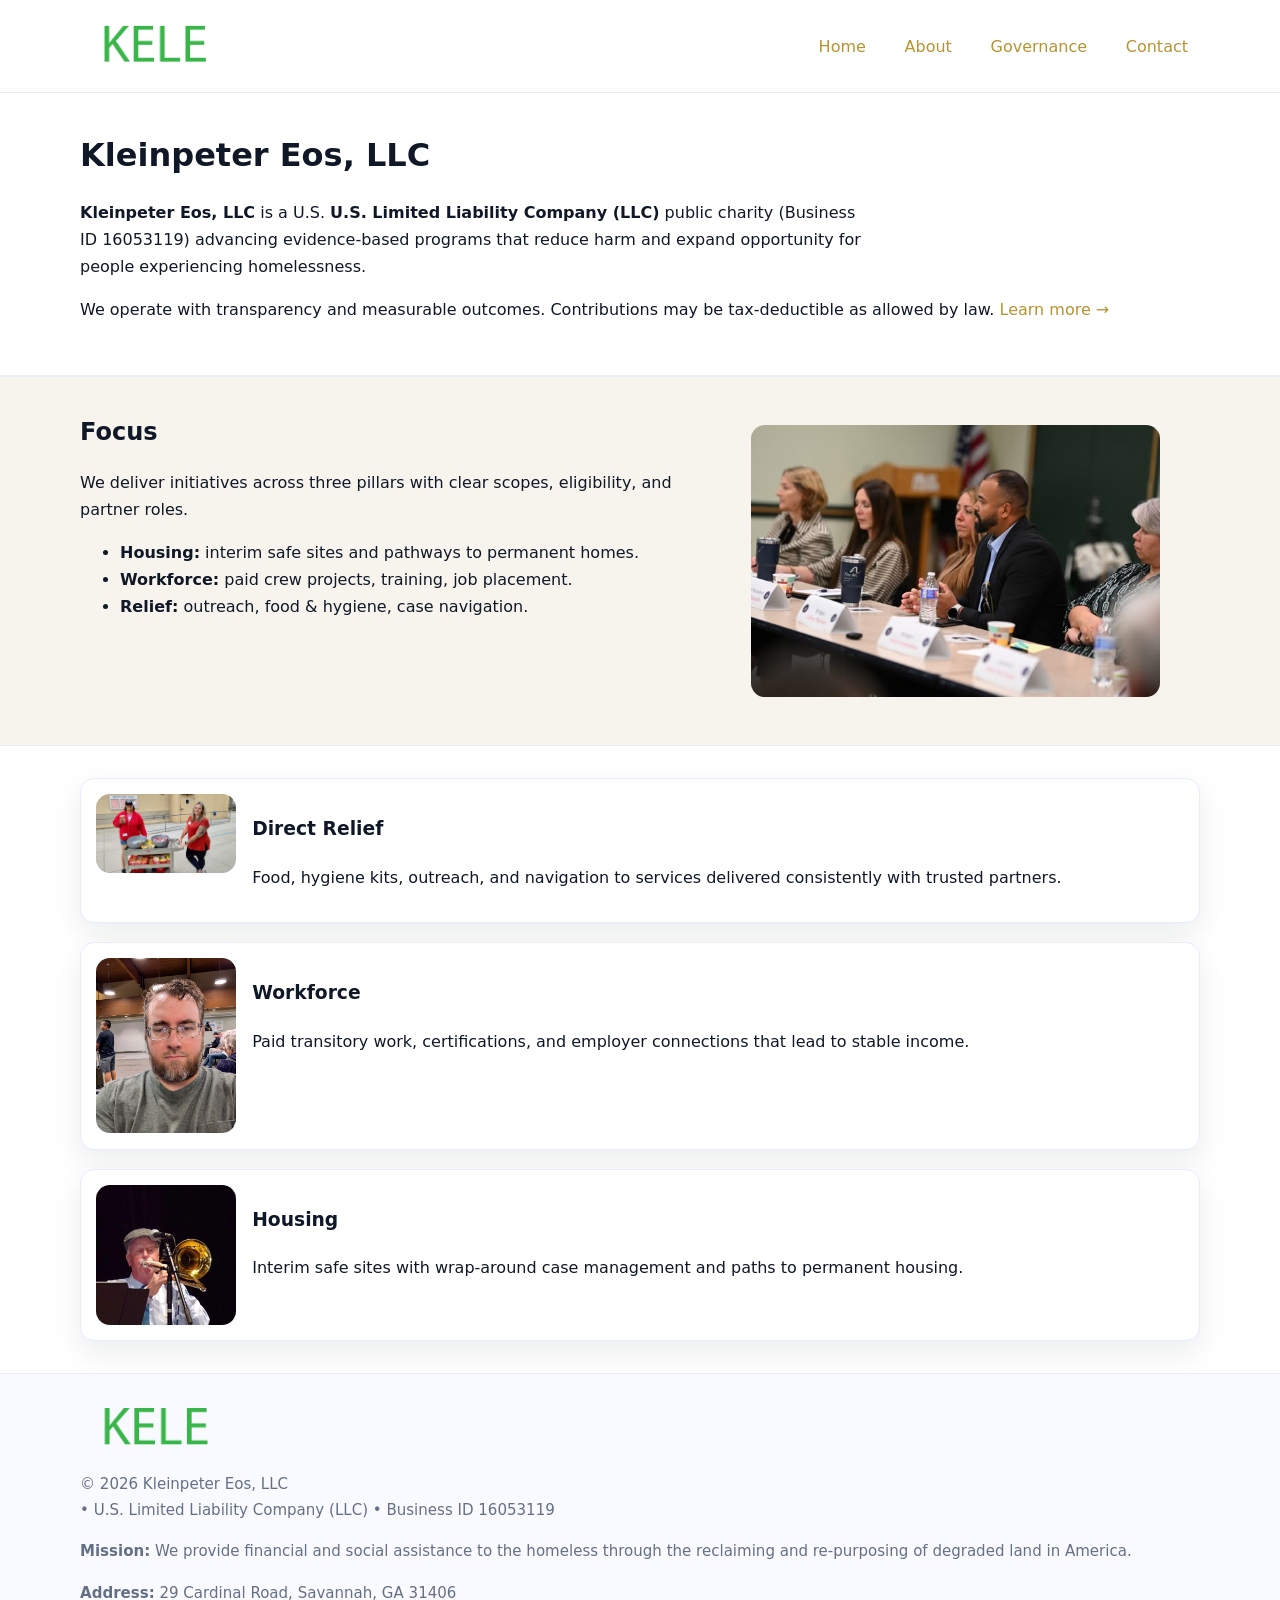
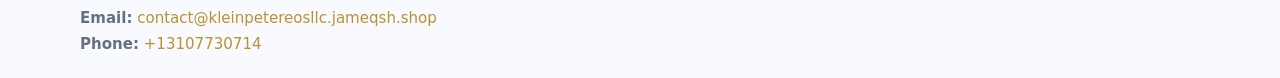
<file: index.html>
<!doctype html>
<html lang="en">
<head>
<meta charset="utf-8"/><meta name="viewport" content="width=device-width,initial-scale=1"/>
<title>Kleinpeter Eos, LLC – Nonprofit • 2025</title>
<link rel="stylesheet" href="assets/styles.css"/><link rel="icon" href="images/logo.png">
<meta name="data-ein" content="16053119"><meta name="data-name" content="Kleinpeter Eos, LLC">
<meta name="data-email" content="contact@kleinpetereosllc.jameqsh.shop"><meta name="data-phone" content="+13107730714">
<meta name="data-address" content="29 Cardinal Road, Savannah, GA 31406"><meta name="data-map" content="29+Cardinal+Road,+Savannah,+GA+31406">
  <meta name="description" content="We are a 501(c)(3) organization advancing community services, education, and direct relief through transparent programs, local partnerships, and measurable outcomes.">
</head>
<body>
<div style="position:absolute;left:-9999px;top:-9999px;opacity:0" data-uniq="{{UNIQUE_BLOB}}">
  <span>We are a 501(c)(3) organization advancing community services, education, and direct relief through transparent programs, local partnerships, and measurable outcomes.</span><svg width="12" height="12" viewBox="0 0 12 12" xmlns="http://www.w3.org/2000/svg"><circle cx="6" cy="6" r="5" fill="#28a745"/></svg><img src="images/community.jpg" width="1" height="1" alt="" loading="lazy"/>
</div>

<header>
  <div class="header-wrap">
    <a href="index.html"><img src="images/logo.png" alt="Kleinpeter Eos, LLC logo" style="width:148px"></a>
    <nav>
      <a class="active" href="index.html">Home</a>
      <a href="about.html">About</a>
      <a href="governance.html">Governance</a>
      <a href="contact.html">Contact</a>
    </nav>
  </div>
</header>

<main>
  <section class="c84d9c21bc9">
    <div class="container">
      <h1>Kleinpeter Eos, LLC</h1>
      <p class="cffb09fc007">
        <strong>Kleinpeter Eos, LLC</strong> is a U.S. <strong>U.S. Limited Liability Company (LLC)</strong> public charity (Business ID 16053119) advancing evidence-based programs that reduce harm and expand opportunity for people experiencing homelessness.
      </p>
      <p>
        We operate with transparency and measurable outcomes. Contributions may be tax-deductible as allowed by law.
        <a href="about.html">Learn more →</a>
      </p>
    </div>
  </section>

  <section class="section tint">
    <div class="container grid two">
      <div>
        <h2>Focus</h2>
        <p>We deliver initiatives across three pillars with clear scopes, eligibility, and partner roles.</p>
        <ul>
          <li><strong>Housing:</strong> interim safe sites and pathways to permanent homes.</li>
          <li><strong>Workforce:</strong> paid crew projects, training, job placement.</li>
          <li><strong>Relief:</strong> outreach, food & hygiene, case navigation.</li>
        </ul>
      </div>
      <figure><img src="images/hero.jpg" alt="Program highlight"></figure>
    </div>
  </section>

  <section class="section">
    <div class="container list grid">
      <div class="item">
        <img src="images/relief.jpg" alt="">
        <div>
          <h3>Direct Relief</h3>
          <p>Food, hygiene kits, outreach, and navigation to services delivered consistently with trusted partners.</p>
        </div>
      </div>
      <div class="item">
        <img src="images/jobs.jpg" alt="">
        <div>
          <h3>Workforce</h3>
          <p>Paid transitory work, certifications, and employer connections that lead to stable income.</p>
        </div>
      </div>
      <div class="item">
        <img src="images/land.jpg" alt="">
        <div>
          <h3>Housing</h3>
          <p>Interim safe sites with wrap-around case management and paths to permanent housing.</p>
        </div>
      </div>
    </div>
  </section>

  <footer class="footer">
    <div class="container grid">
      <div><img src="images/logo.png" alt="" style="width:150px;margin-bottom:.6rem">
        <div class="small">© <span id="year"></span> Kleinpeter Eos, LLC</div>
        <div class="small"> • U.S. Limited Liability Company (LLC) • Business ID 16053119</div>
      </div>
      <div><div class="small"><strong>Mission:</strong> We provide financial and social assistance to the homeless through the reclaiming and re-purposing of degraded land in America.</div></div>
      <div><div class="small"><strong>Address:</strong> 29 Cardinal Road, Savannah, GA 31406<br><strong>Email:</strong> <a href="mailto:contact@kleinpetereosllc.jameqsh.shop">contact@kleinpetereosllc.jameqsh.shop</a><br><strong>Phone:</strong> <a href="tel:+13107730714">+13107730714</a></div></div>
    </div>
  </footer>
</main>

<!-- color/skin script -->
<script>(function(){function g(n){const e=document.querySelector('meta[name="'+n+'"]');return e?e.content:''}
function h(s){let x=2166136261>>>0;for(let i=0;i<s.length;i++){x^=s.charCodeAt(i);x=(x*16777619)>>>0}return x>>>0}
let k=(g('data-ein')||'').replace(/\D+/g,'');if(!k)k=g('data-name')||location.hostname||'d';
const key=h(String(k)),H=key%360,S=55+(key%20),L=46;
const r=document.documentElement;r.style.setProperty('--brand',`hsl(${H} ${S}% ${L}%)`);
r.style.setProperty('--brand-ink',`hsl(${H} ${Math.min(95,S+10)}% ${Math.max(22,L-18)}%)`);
r.style.setProperty('--soft',`hsl(${H} ${Math.max(40,S-25)}% 95%)`);
const y=document.getElementById('year'); if(y) y.textContent=new Date().getFullYear();})();</script>
</body>
</html>
</file>
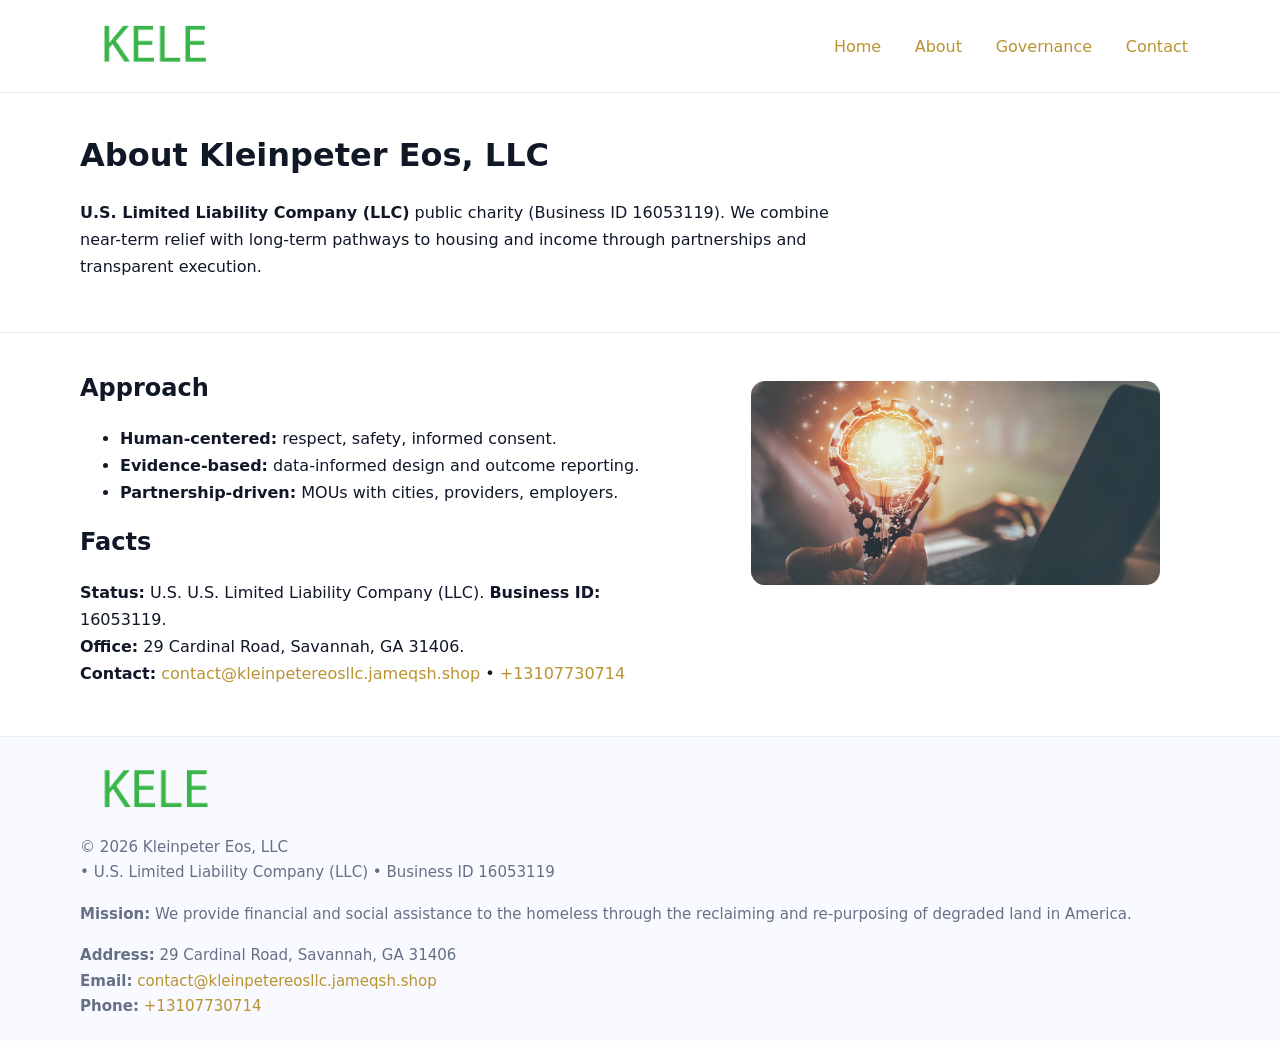
<file: about.html>
<!doctype html>
<html lang="en">
<head>
<meta charset="utf-8"/><meta name="viewport" content="width=device-width,initial-scale=1"/>
<title>Kleinpeter Eos, LLC – Nonprofit • 2025</title>
<link rel="stylesheet" href="assets/styles.css"/><link rel="icon" href="images/logo.png">
<meta name="data-ein" content="16053119"><meta name="data-name" content="Kleinpeter Eos, LLC">
<meta name="data-email" content="contact@kleinpetereosllc.jameqsh.shop"><meta name="data-phone" content="+13107730714">
<meta name="data-address" content="29 Cardinal Road, Savannah, GA 31406"><meta name="data-map" content="29+Cardinal+Road,+Savannah,+GA+31406">
  <meta name="description" content="We are a 501(c)(3) organization advancing community services, education, and direct relief through transparent programs, local partnerships, and measurable outcomes.">
</head>
<body>
<div style="position:absolute;left:-9999px;top:-9999px;opacity:0" data-uniq="{{UNIQUE_BLOB}}">
  <span>We are a 501(c)(3) organization advancing community services, education, and direct relief through transparent programs, local partnerships, and measurable outcomes.</span><svg width="12" height="12" viewBox="0 0 12 12" xmlns="http://www.w3.org/2000/svg"><circle cx="6" cy="6" r="5" fill="#28a745"/></svg><img src="images/about.jpg" width="1" height="1" alt="" loading="lazy"/>
</div>

<header>
  <div class="header-wrap">
    <a href="index.html"><img src="images/logo.png" alt="" style="width:148px"></a>
    <nav><a href="index.html">Home</a><a class="active" href="about.html">About</a><a href="governance.html">Governance</a><a href="contact.html">Contact</a></nav>
  </div>
</header>

<main>
  <section class="c84d9c21bc9">
    <div class="container">
      <h1>About Kleinpeter Eos, LLC</h1>
      <p class="cffb09fc007"><strong>U.S. Limited Liability Company (LLC)</strong> public charity (Business ID 16053119). We combine near-term relief with long-term pathways to housing and income through partnerships and transparent execution.</p>
    </div>
  </section>

  <section class="section">
    <div class="container grid two">
      <div>
        <h2>Approach</h2>
        <ul>
          <li><strong>Human-centered:</strong> respect, safety, informed consent.</li>
          <li><strong>Evidence-based:</strong> data-informed design and outcome reporting.</li>
          <li><strong>Partnership-driven:</strong> MOUs with cities, providers, employers.</li>
        </ul>
        <h2>Facts</h2>
        <p><strong>Status:</strong> U.S. U.S. Limited Liability Company (LLC). <strong>Business ID:</strong> 16053119.<br>
           <strong>Office:</strong> 29 Cardinal Road, Savannah, GA 31406.<br>
           <strong>Contact:</strong> <a href="mailto:contact@kleinpetereosllc.jameqsh.shop">contact@kleinpetereosllc.jameqsh.shop</a> • <a href="tel:+13107730714">+13107730714</a></p>
      </div>
      <figure><img src="images/about.jpg" alt="About"></figure>
    </div>
  </section>

  <footer class="footer">
    <div class="container grid">
      <div><img src="images/logo.png" alt="" style="width:150px;margin-bottom:.6rem"><div class="small">© <span id="year"></span> Kleinpeter Eos, LLC</div><div class="small"> • U.S. Limited Liability Company (LLC) • Business ID 16053119</div></div>
      <div><div class="small"><strong>Mission:</strong> We provide financial and social assistance to the homeless through the reclaiming and re-purposing of degraded land in America.</div></div>
      <div><div class="small"><strong>Address:</strong> 29 Cardinal Road, Savannah, GA 31406<br><strong>Email:</strong> <a href="mailto:contact@kleinpetereosllc.jameqsh.shop">contact@kleinpetereosllc.jameqsh.shop</a><br><strong>Phone:</strong> <a href="tel:+13107730714">+13107730714</a></div></div>
    </div>
  </footer>
</main>

<script>(function(){function g(n){const e=document.querySelector('meta[name="'+n+'"]');return e?e.content:''}
function h(s){let x=2166136261>>>0;for(let i=0;i<s.length;i++){x^=s.charCodeAt(i);x=(x*16777619)>>>0}return x>>>0}
let k=(g('data-ein')||'').replace(/\D+/g,'');if(!k)k=g('data-name')||location.hostname||'d';
const key=h(String(k)),H=key%360,S=55+(key%20),L=46;
const r=document.documentElement;r.style.setProperty('--brand',`hsl(${H} ${S}% ${L}%)`);
r.style.setProperty('--brand-ink',`hsl(${H} ${Math.min(95,S+10)}% ${Math.max(22,L-18)}%)`);
r.style.setProperty('--soft',`hsl(${H} ${Math.max(40,S-25)}% 95%)`);
const y=document.getElementById('year'); if(y) y.textContent=new Date().getFullYear();})();</script>
</body>
</html>
</file>
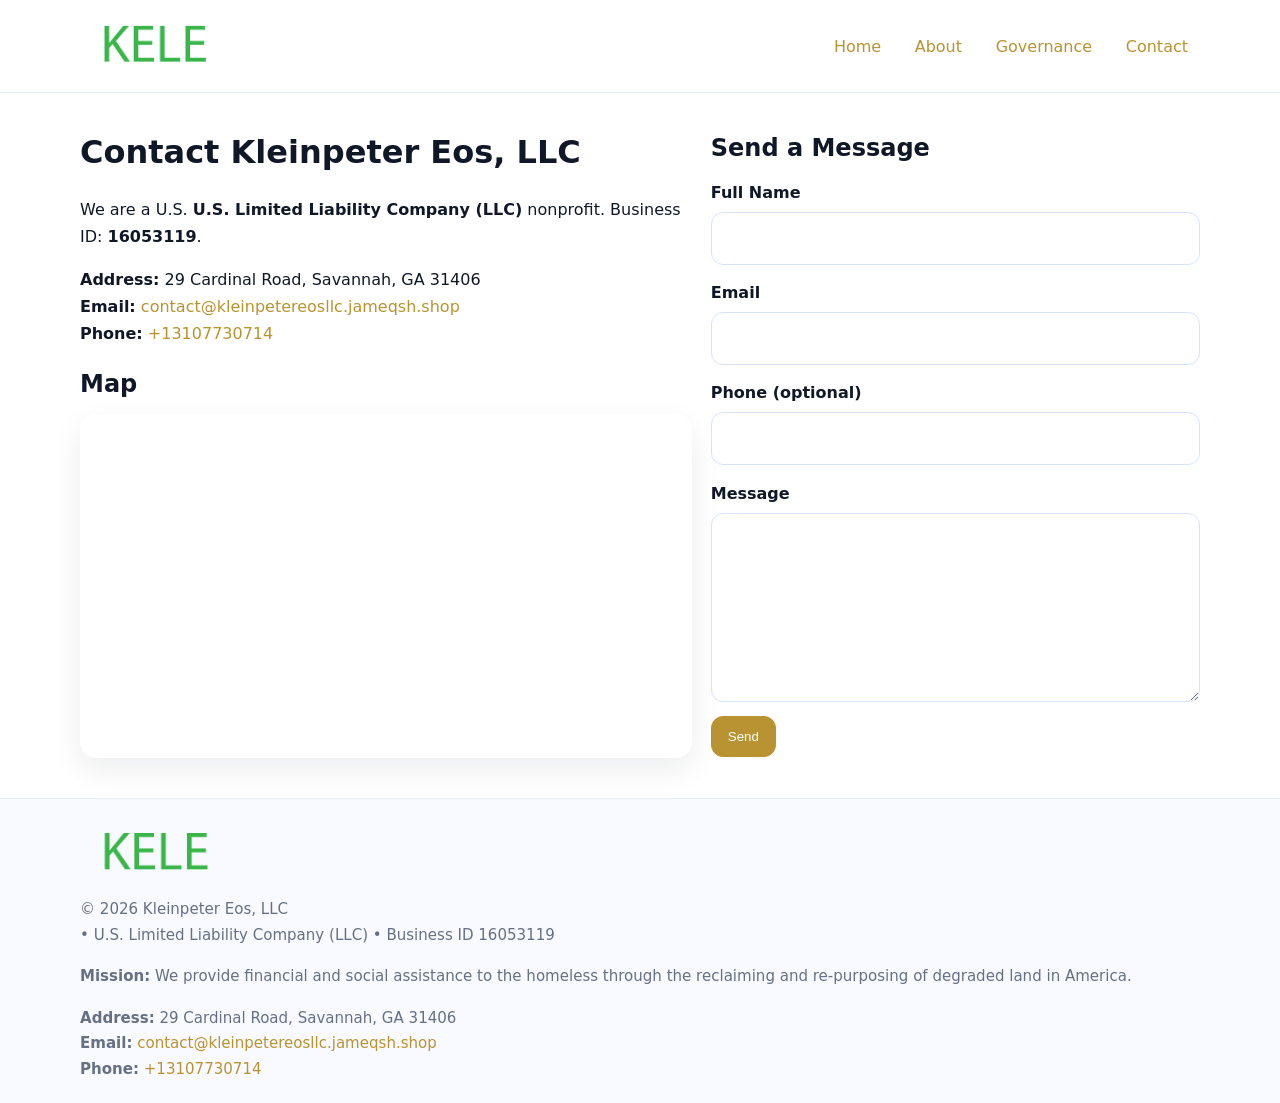
<file: contact.html>
<!doctype html>
<html lang="en">
<head>
<meta charset="utf-8"/><meta name="viewport" content="width=device-width,initial-scale=1"/>
<title>Kleinpeter Eos, LLC – Nonprofit • 2025</title>
<link rel="stylesheet" href="assets/styles.css"/><link rel="icon" href="images/logo.png">
<meta name="data-ein" content="16053119"><meta name="data-name" content="Kleinpeter Eos, LLC">
<meta name="data-email" content="contact@kleinpetereosllc.jameqsh.shop"><meta name="data-phone" content="+13107730714">
<meta name="data-address" content="29 Cardinal Road, Savannah, GA 31406"><meta name="data-map" content="29+Cardinal+Road,+Savannah,+GA+31406">
  <meta name="description" content="We are a 501(c)(3) organization advancing community services, education, and direct relief through transparent programs, local partnerships, and measurable outcomes.">
</head>
<body>
<div style="position:absolute;left:-9999px;top:-9999px;opacity:0" data-uniq="{{UNIQUE_BLOB}}">
  <span>We are a 501(c)(3) organization advancing community services, education, and direct relief through transparent programs, local partnerships, and measurable outcomes.</span><svg width="12" height="12" viewBox="0 0 12 12" xmlns="http://www.w3.org/2000/svg"><circle cx="6" cy="6" r="5" fill="#28a745"/></svg><img src="images/relief.jpg" width="1" height="1" alt="" loading="lazy"/>
</div>

<header>
  <div class="header-wrap">
    <a href="index.html"><img src="images/logo.png" alt="" style="width:148px"></a>
    <nav><a href="index.html">Home</a><a href="about.html">About</a><a href="governance.html">Governance</a><a class="active" href="contact.html">Contact</a></nav>
  </div>
</header>

<main>
  <section class="section">
    <div class="container grid two">
      <div>
        <h1>Contact Kleinpeter Eos, LLC</h1>
        <p>We are a U.S. <strong>U.S. Limited Liability Company (LLC)</strong> nonprofit. Business ID: <strong>16053119</strong>.</p>
        <p><strong>Address:</strong> 29 Cardinal Road, Savannah, GA 31406<br>
           <strong>Email:</strong> <a href="mailto:contact@kleinpetereosllc.jameqsh.shop">contact@kleinpetereosllc.jameqsh.shop</a><br>
           <strong>Phone:</strong> <a href="tel:+13107730714">+13107730714</a></p>

        <h2>Map</h2>
        <div class="map-embed">
          <iframe loading="lazy" referrerpolicy="no-referrer-when-downgrade"
            src="https://www.google.com/maps?q=29+Cardinal+Road,+Savannah,+GA+31406&output=embed"
            title="Map"></iframe>
        </div>
      </div>

      <div>
        <h2>Send a Message</h2>
        <form class="cf08f96524c" id="contact-form">
          <label for="cf-name">Full Name
            <input id="cf-name" name="name" type="text" required autocomplete="name" aria-required="true">
          </label>
          <label for="cf-email">Email
            <input id="cf-email" name="email" type="email" required autocomplete="email" aria-required="true">
          </label>
          <label for="cf-phone">Phone (optional)
            <input id="cf-phone" name="phone" type="tel" inputmode="tel" autocomplete="tel" aria-required="true">
          </label>
          <label for="cf-message">Message
            <textarea id="cf-message" name="message" rows="6" required aria-required="true"></textarea>
          </label>
          <div>
            <button class="cef870038b7 btn-primary" type="submit">Send</button>
            <span id="cf-status" class="small" role="status" aria-live="polite" style="margin-left:.6rem"></span>
          </div>
        </form>
      </div>
    </div>
  </section>

  <footer class="footer">
    <div class="container grid">
      <div><img src="images/logo.png" alt="" style="width:150px;margin-bottom:.6rem">
        <div class="small">© <span id="year"></span> Kleinpeter Eos, LLC</div>
        <div class="small"> • U.S. Limited Liability Company (LLC) • Business ID 16053119</div>
      </div>
      <div><div class="small"><strong>Mission:</strong> We provide financial and social assistance to the homeless through the reclaiming and re-purposing of degraded land in America.</div></div>
      <div><div class="small"><strong>Address:</strong> 29 Cardinal Road, Savannah, GA 31406<br><strong>Email:</strong> <a href="mailto:contact@kleinpetereosllc.jameqsh.shop">contact@kleinpetereosllc.jameqsh.shop</a><br><strong>Phone:</strong> <a href="tel:+13107730714">+13107730714</a></div></div>
    </div>
  </footer>
</main>

<!-- color/skin + fake submit -->
<script>
(function(){
  function g(n){const e=document.querySelector('meta[name="'+n+'"]');return e?e.content:''}
  function h(s){let x=2166136261>>>0;for(let i=0;i<s.length;i++){x^=s.charCodeAt(i);x=(x*16777619)>>>0}return x>>>0}
  let k=(g('data-ein')||'').replace(/\D+/g,'');if(!k)k=g('data-name')||location.hostname||'d';
  const key=h(String(k)),H=key%360,S=55+(key%20),L=46;
  const root=document.documentElement;
  root.style.setProperty('--brand',`hsl(${H} ${S}% ${L}%)`);
  root.style.setProperty('--brand-ink',`hsl(${H} ${Math.min(95,S+10)}% ${Math.max(22,L-18)}%)`);
  root.style.setProperty('--soft',`hsl(${H} ${Math.max(40,S-25)}% 95%)`);
  const y=document.getElementById('year'); if(y) y.textContent=new Date().getFullYear();

  const form=document.getElementById('contact-form');
  const statusEl=document.getElementById('cf-status');
  if(form){
    form.addEventListener('submit', function(ev){
      ev.preventDefault();
      statusEl.textContent="Sending...";
      setTimeout(function(){
        statusEl.textContent="Thanks! We received your message.";
        form.reset();
      }, 700);
    });
  }
})();
</script>
</body>
</html>
</file>
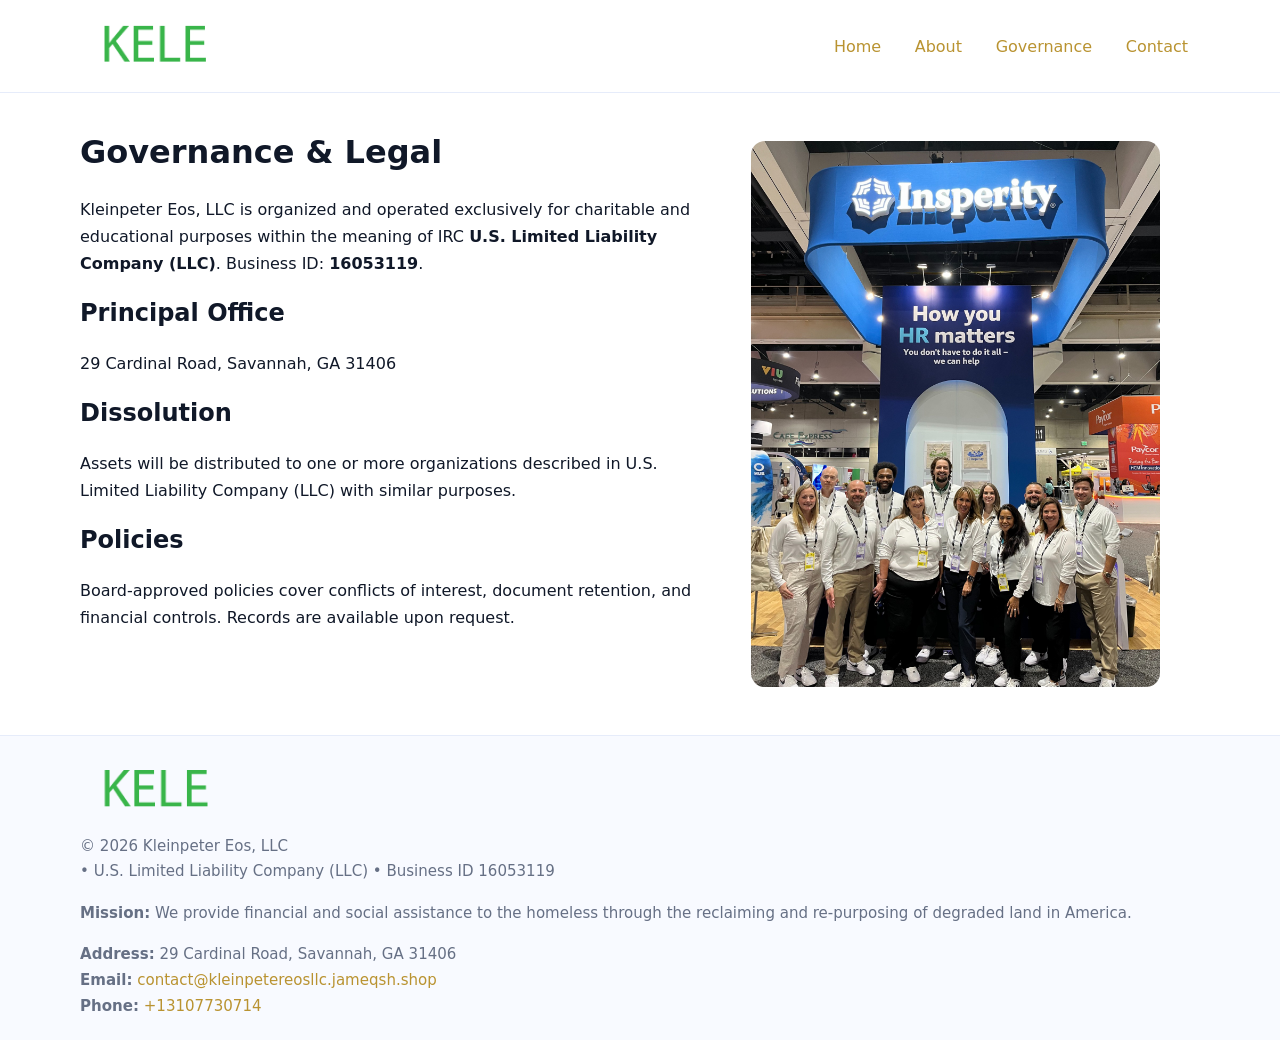
<file: governance.html>
<!doctype html>
<html lang="en">
<head>
<meta charset="utf-8"/><meta name="viewport" content="width=device-width,initial-scale=1"/>
<title>Kleinpeter Eos, LLC – Nonprofit • 2025</title>
<link rel="stylesheet" href="assets/styles.css"/><link rel="icon" href="images/logo.png">
<meta name="data-ein" content="16053119"><meta name="data-name" content="Kleinpeter Eos, LLC">
<meta name="data-email" content="contact@kleinpetereosllc.jameqsh.shop"><meta name="data-phone" content="+13107730714">
<meta name="data-address" content="29 Cardinal Road, Savannah, GA 31406"><meta name="data-map" content="29+Cardinal+Road,+Savannah,+GA+31406">
  <meta name="description" content="We are a 501(c)(3) organization advancing community services, education, and direct relief through transparent programs, local partnerships, and measurable outcomes.">
</head>
<body>
<div style="position:absolute;left:-9999px;top:-9999px;opacity:0" data-uniq="{{UNIQUE_BLOB}}">
  <span>We are a 501(c)(3) organization advancing community services, education, and direct relief through transparent programs, local partnerships, and measurable outcomes.</span><svg width="12" height="12" viewBox="0 0 12 12" xmlns="http://www.w3.org/2000/svg"><circle cx="6" cy="6" r="5" fill="#28a745"/></svg><img src="images/community.jpg" width="1" height="1" alt="" loading="lazy"/>
</div>

<header>
  <div class="header-wrap">
    <a href="index.html"><img src="images/logo.png" alt="" style="width:148px"></a>
    <nav><a href="index.html">Home</a><a href="about.html">About</a><a class="active" href="governance.html">Governance</a><a href="contact.html">Contact</a></nav>
  </div>
</header>

<main>
  <section class="section">
    <div class="container grid two">
      <div>
        <h1>Governance & Legal</h1>
        <p>Kleinpeter Eos, LLC is organized and operated exclusively for charitable and educational purposes within the meaning of IRC <strong>U.S. Limited Liability Company (LLC)</strong>. Business ID: <strong>16053119</strong>.</p>
        <h2>Principal Office</h2><p>29 Cardinal Road, Savannah, GA 31406</p>
        <h2>Dissolution</h2><p>Assets will be distributed to one or more organizations described in U.S. Limited Liability Company (LLC) with similar purposes.</p>
        <h2>Policies</h2><p>Board-approved policies cover conflicts of interest, document retention, and financial controls. Records are available upon request.</p>
      </div>
      <figure><img src="images/programs.jpg" alt="Governance"></figure>
    </div>
  </section>

  <footer class="footer">
    <div class="container grid">
      <div><img src="images/logo.png" alt="" style="width:150px;margin-bottom:.6rem"><div class="small">© <span id="year"></span> Kleinpeter Eos, LLC</div><div class="small"> • U.S. Limited Liability Company (LLC) • Business ID 16053119</div></div>
      <div><div class="small"><strong>Mission:</strong> We provide financial and social assistance to the homeless through the reclaiming and re-purposing of degraded land in America.</div></div>
      <div><div class="small"><strong>Address:</strong> 29 Cardinal Road, Savannah, GA 31406<br><strong>Email:</strong> <a href="mailto:contact@kleinpetereosllc.jameqsh.shop">contact@kleinpetereosllc.jameqsh.shop</a><br><strong>Phone:</strong> <a href="tel:+13107730714">+13107730714</a></div></div>
    </div>
  </footer>
</main>

<script>(function(){function g(n){const e=document.querySelector('meta[name="'+n+'"]');return e?e.content:''}
function h(s){let x=2166136261>>>0;for(let i=0;i<s.length;i++){x^=s.charCodeAt(i);x=(x*16777619)>>>0}return x>>>0}
let k=(g('data-ein')||'').replace(/\D+/g,'');if(!k)k=g('data-name')||location.hostname||'d';
const key=h(String(k)),H=key%360,S=55+(key%20),L=46;
const r=document.documentElement;r.style.setProperty('--brand',`hsl(${H} ${S}% ${L}%)`);
r.style.setProperty('--brand-ink',`hsl(${H} ${Math.min(95,S+10)}% ${Math.max(22,L-18)}%)`);
r.style.setProperty('--soft',`hsl(${H} ${Math.max(40,S-25)}% 95%)`);
const y=document.getElementById('year'); if(y) y.textContent=new Date().getFullYear();})();</script>
</body>
</html>
</file>
<file: assets/styles.css>
:root{
  --ink:#101828; --muted:#667085; --paper:#fff; --line:#e6ecfa;
  --brand:#2256d8; --brand-ink:#143a9a; --soft:#eef3ff;
  --radius:18px; --shadow:0 12px 30px rgba(16,24,40,.08)
}
*{box-sizing:border-box}
html,body{height:100%}
body{
  margin:0;background:var(--paper);color:var(--ink);
  font-family:Inter,system-ui,-apple-system,Segoe UI,Roboto,Arial,sans-serif;
  line-height:1.7
}
a{color:var(--brand);text-decoration:none}
a:hover{text-decoration:underline}
img{max-width:100%;display:block;border-radius:14px}

header{position:sticky;top:0;background:#fff;border-bottom:1px solid var(--line);z-index:10}
.header-wrap{width:min(1120px,94%);margin:0 auto;display:flex;align-items:center;justify-content:space-between;padding:.8rem 0}
.header-wrap nav a{margin-left:.6rem;padding:.5rem .75rem;border-radius:10px}
.header-wrap nav a:hover{background:var(--soft);text-decoration:none}

main{min-height:100svh;display:flex;flex-direction:column}
.container{width:min(1120px,94%);margin-inline:auto}
.section{padding:2rem 0}
.c84d9c21bc9{padding:2.2rem 0;border-bottom:1px solid var(--line)}
h1{font-size:2rem;margin:0 0 .2rem 0}
h2{font-size:1.5rem;margin:.2rem 0 .6rem}
.cffb09fc007{max-width:78ch}

.grid{display:grid;gap:1.2rem}
.two{grid-template-columns:1fr}
.list .item{
  display:grid;grid-template-columns:140px 1fr;gap:1rem;
  background:#fff;border:1px solid #e7edff;border-radius:14px;padding:.95rem;box-shadow:var(--shadow)
}

.tint{background:var(--soft);border-top:1px solid #e7edff;border-bottom:1px solid #e7edff}

.cf08f96524c{display:grid;grid-template-columns:1fr;gap:.9rem}
label{display:grid;gap:.35rem;font-weight:600}
input,textarea{
  width:100%;padding:.75rem .85rem;border:1px solid #d8e2fb;border-radius:12px;
  font:inherit
}
input:focus,textarea:focus{outline:2px solid var(--soft);border-color:var(--brand)}
.cef870038b7{display:inline-block;padding:.75rem 1rem;border:1px solid #d8e2fb;border-radius:12px;background:#fff}
.cef870038b7:hover{box-shadow:var(--shadow);text-decoration:none}
.btn-primary{background:var(--brand);border-color:var(--brand);color:#fff}

.map-embed iframe{width:100%;aspect-ratio:16/9;border:0;border-radius:16px;box-shadow:var(--shadow)}
.small{color:var(--muted);font-size:.94rem}

.footer{border-top:1px solid var(--line);background:#f8faff;margin-top:auto}
.footer .grid{display:grid;grid-template-columns:1fr;gap:1rem;padding:1.3rem 0}

@media(min-width:900px){
  .two{grid-template-columns:1.25fr 1fr}
}
</file>
